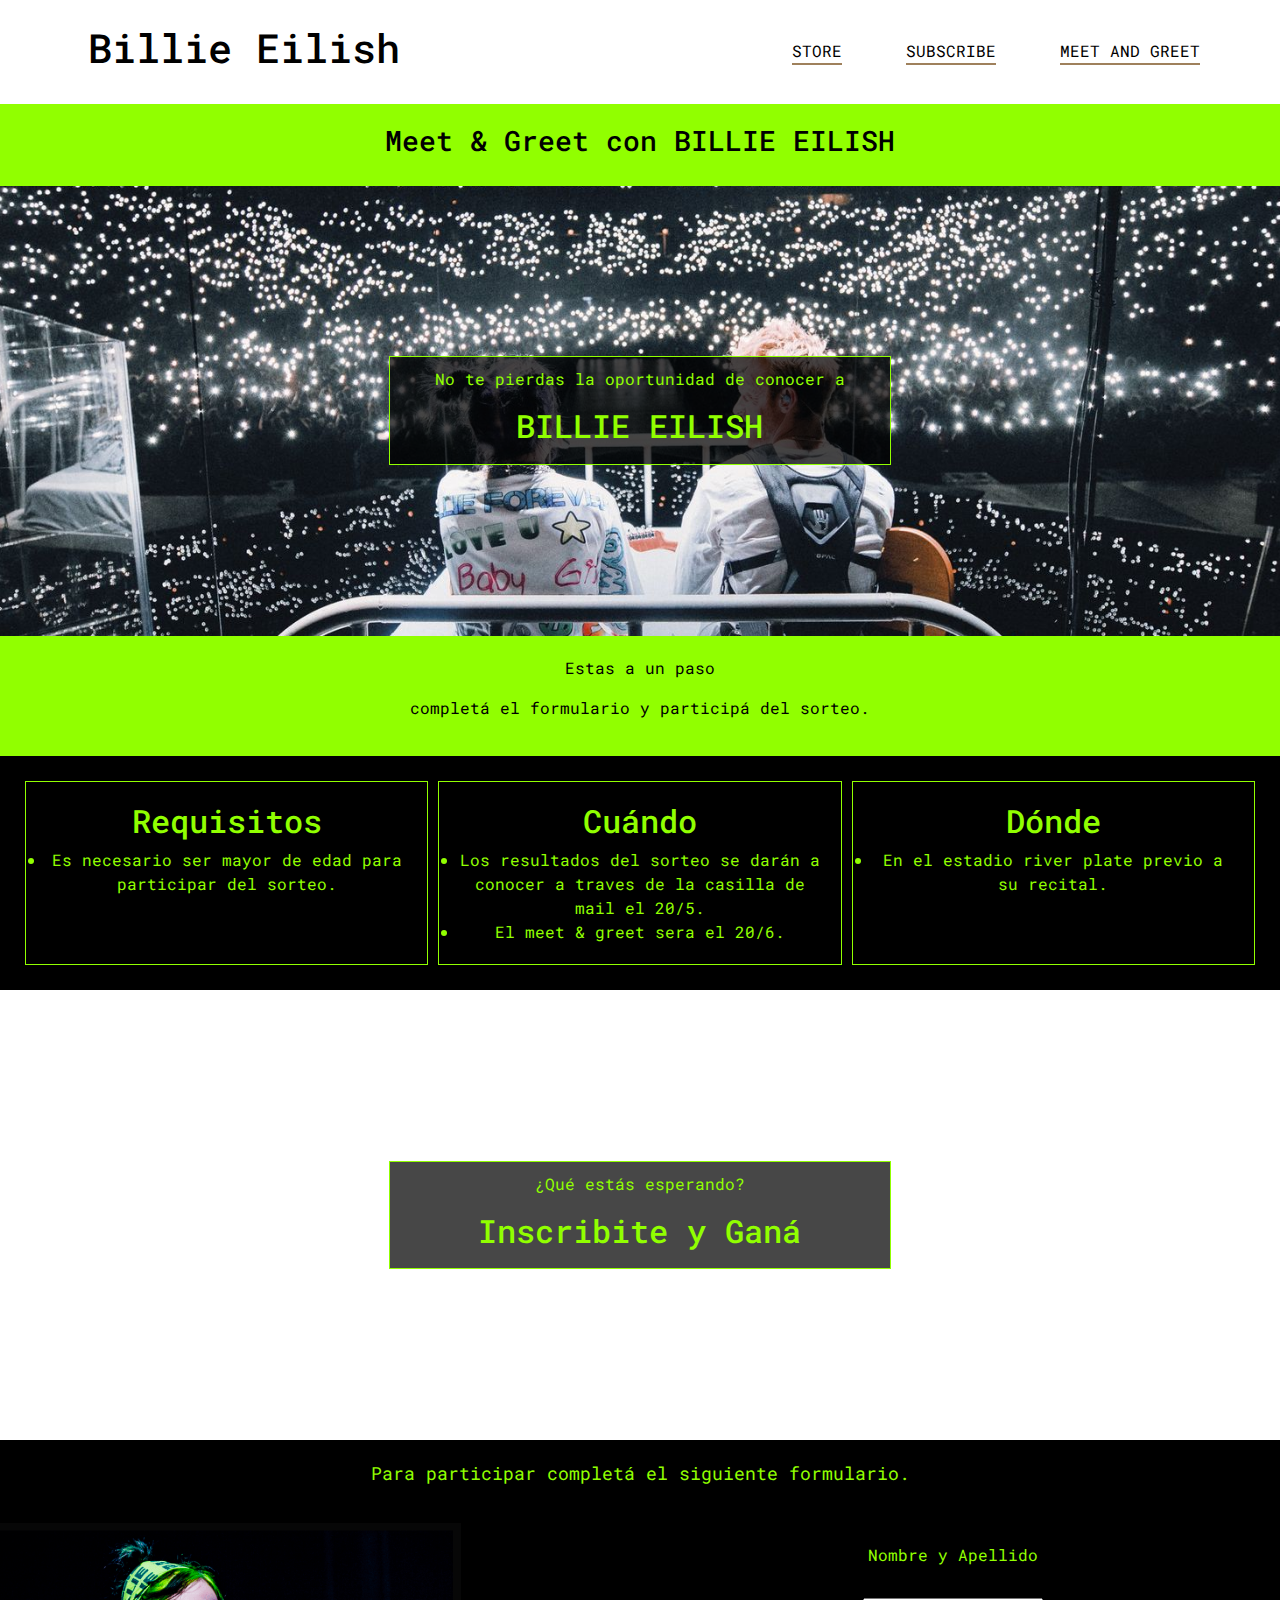
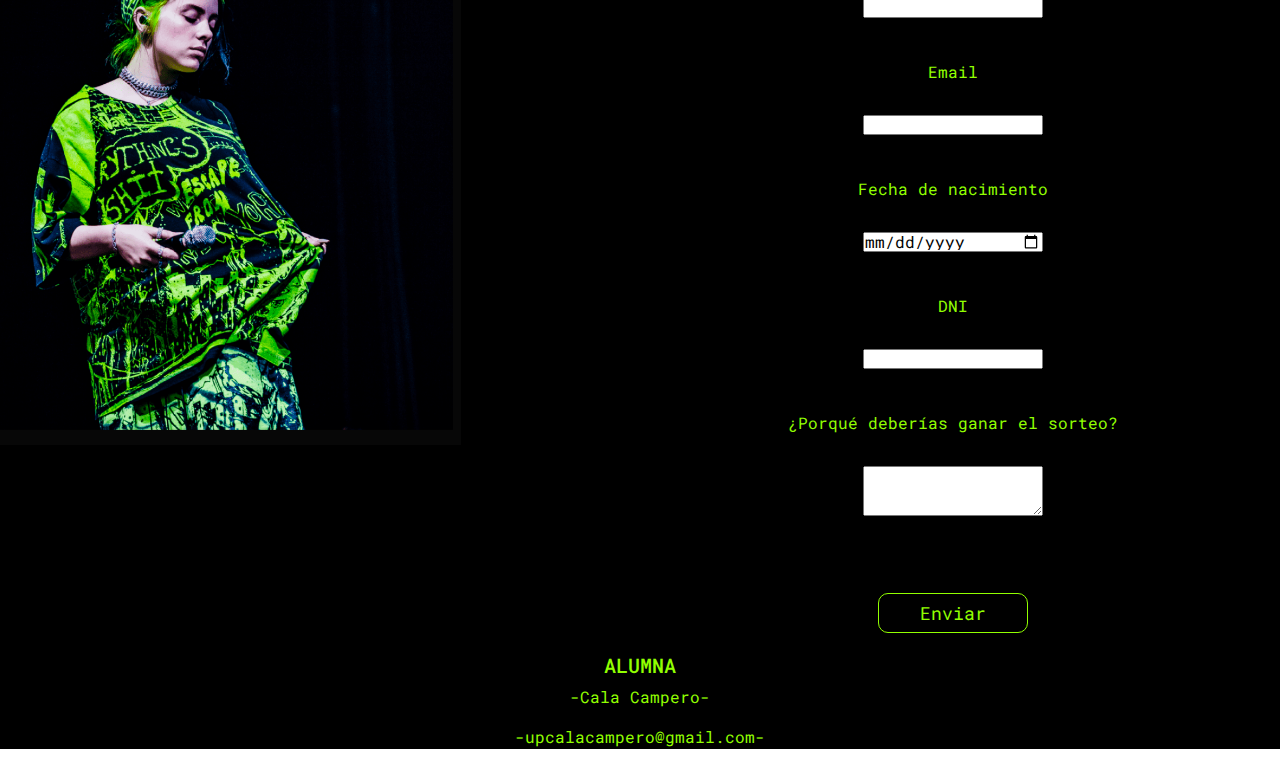
<file: meet.html>
<!DOCTYPE html>
<html lang="en">
<head>
    <meta charset="UTF-8">
    <meta name="viewport" content="width=device-width, initial-scale=1.0">
    <title>Meet & Greet con Billie Elish</title>
    <link rel="preconnect" href="https://fonts.googleapis.com">
    <link rel="preconnect" href="https://fonts.gstatic.com" crossorigin>
    <link href="https://fonts.googleapis.com/css2?family=Roboto+Mono&display=swap" rel="stylesheet">
    <link rel="stylesheet" href="https://cdn.jsdelivr.net/npm/bootstrap@5.3.0/dist/css/bootstrap.min.css">
    <link rel="stylesheet" href="cssmeet/estilos.css">
</head>
<body>
    <header class="container-fluid barra1 ">
        <nav class="navbar navbar-expand-lg">
            <div class="container-fluid">
              <a class="navbar-brand logo p-3 ms-5" href="index.html">
                <h1> Billie Eilish </h1>
              </a>
              <button class="navbar-toggler" type="button" data-bs-toggle="collapse" data-bs-target="#navbarNavAltMarkup" 
              aria-controls="navbarNavAltMarkup" aria-expanded="false" aria-label="Toggle navigation">
                <span class="navbar-toggler-icon"></span>
              </button>
              <div class="collapse navbar-collapse justify-content-end" id="navbarNavAltMarkup">
                <div class="navbar-nav">
                  <a class="nav-link active me-5" href="store.html">STORE</a>
                  <a class="nav-link active me-5" href="suscribe.html">SUBSCRIBE</a>
                  <a class="nav-link active me-5" href="meet.html">MEET AND GREET</a>
                </div>
              </div>
            </div>
        </nav>
    </header>

    <div class="meet">
        <h3>Meet & Greet con BILLIE EILISH</h3>
    </div>
    <div class="container-fluid d-flex align-items-center justify-content-center bg-image1">
        <div class=" texto1 text-center">
            <p> No te pierdas la oportunidad de conocer a </p>
            <h2>BILLIE EILISH </h2>
        </div>
      </div>

    <div class="pausa1">
        <p> Estas a un paso</p>
        <p>completá el formulario y participá del sorteo.</p>
    </div>

    <div class="info">
        <div> 
            <h2>Requisitos</h2>
            <li>Es necesario ser mayor de edad para participar del sorteo. </li>
        </div>    
        <div> 
            <h2>Cuándo</h2>
            <li>Los resultados del sorteo se darán a conocer a traves de la casilla de mail el 20/5.</li>
            <li>El meet & greet sera el 20/6.</li>
        </div>
        <div> 
            <h2>Dónde</h2>
            <li>En el estadio river plate previo a su recital.</li>
        </div>
    </div>
     
    <div class="container-fluid d-flex align-items-center justify-content-center bg-image2">
        <div class=" texto2 text-center">
            <p> ¿Qué estás esperando? </p>
            <h2> Inscribite y Ganá </h2>
        </div>
      </div>
      

    <div class="pausa2">
        <p>Para participar completá el siguiente formulario. </p>  
    </div>

    <form  netlify  name="participa">

        <div class="foto2">
            <img src="cssmeet/img/foto2.jpg" class="foto2" alt="m&tbillie">
        </div>

        <div class="formulario">
        <div>
            <label>
                <p> Nombre y Apellido </p>
                <input type="nombre" name="nombre" required>
            </label>
        </div>

        <div> 
            <label>    
                  <p> Email </p> 
                    <input type=”email” name=”email” required> 
            </label>  
        </div>

        <div>
            <label>
                <p>Fecha de nacimiento</p>
                <input type="date" name = “fecha” min = 1953-01-01 max=2005-01-01 required>
            </label>
        </div>

        <div>
            <label>
                <p> DNI </p>
                <input type="numbers" name="DNI" required>
            </label>
        </div>

        <div>
            <label>
                <P> ¿Porqué deberías ganar el sorteo? </p>
                <textarea name = “porque” class="porque" required> </textarea></p>
             </label>
        </div>

        <div> 
            <input type="submit" class="boton" value="Enviar" required>
        </div>
        </div>
    </form> 
   
</body>

<script src="https://cdn.jsdelivr.net/npm/bootstrap@5.3.0/dist/js/bootstrap.bundle.min.js"
integrity="sha384-geWF76RCwLtnZ8qwWowPQNguL3RmwHVBC9FhGdlKrxdiJJigb/j/68SIy3Te4Bkz" 
crossorigin="anonymous">
</script>


<footer>
    <div>
        <h5>ALUMNA</h5>
        <p>-Cala Campero-</p>
        <p>-upcalacampero@gmail.com-</p>
    </div>
</footer>
</html>
</file>
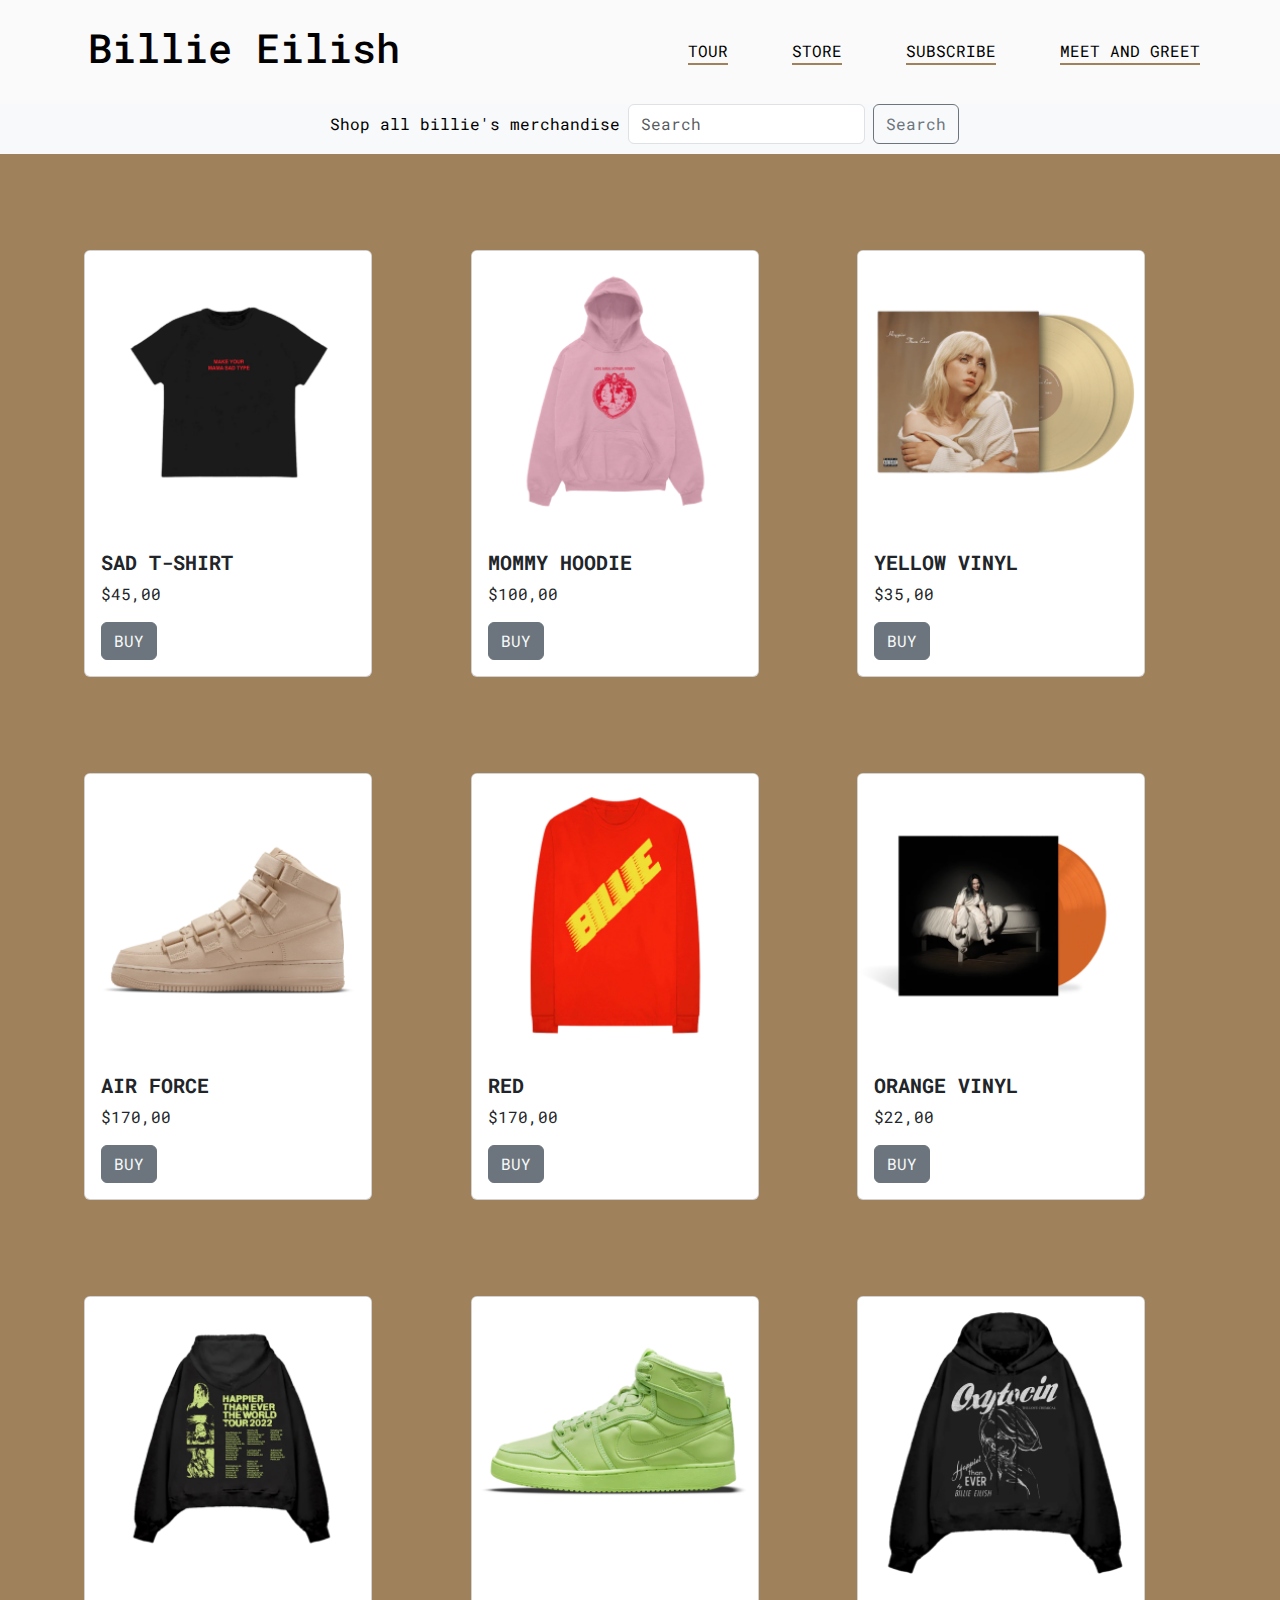
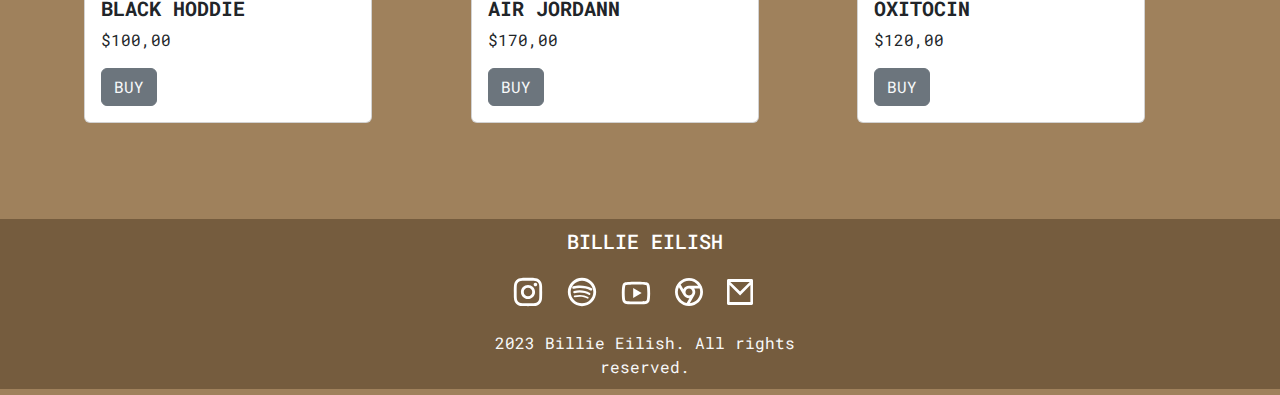
<file: store.html>
<!DOCTYPE html>
<html lang="en">
<head>
    <meta charset="UTF-8">
    <meta http-equiv="X-UA-Compatible" content="IE=edge">
    <meta name="viewport" content="width=device-width, initial-scale=1.0">
    <link rel="stylesheet" href="https://cdn.jsdelivr.net/npm/bootstrap@5.3.0/dist/css/bootstrap.min.css">
    <link rel="stylesheet" href="css/estilos.css">
    <title>Billie Eilish</title>
    <link rel="preconnect" href="https://fonts.googleapis.com">
    <link rel="preconnect" href="https://fonts.gstatic.com" crossorigin>
    <link href="https://fonts.googleapis.com/css2?family=Roboto+Mono&display=swap" rel="stylesheet">

</head>
<body>
  <header class="container-fluid barra1 ">
    <nav class="navbar navbar-expand-lg">
        <div class="container-fluid">
          <a class="navbar-brand logo p-3 ms-5" href="index.html">
            <h1> Billie Eilish </h1>
          </a>
          <button class="navbar-toggler" type="button" data-bs-toggle="collapse" data-bs-target="#navbarNavAltMarkup" 
          aria-controls="navbarNavAltMarkup" aria-expanded="false" aria-label="Toggle navigation">
            <span class="navbar-toggler-icon"></span>
          </button>
          <div class="collapse navbar-collapse justify-content-end" id="navbarNavAltMarkup">
            <div class="navbar-nav">
              <a class="nav-link active me-5" href="#tours">TOUR</a>
              <a class="nav-link active me-5" href="store.html">STORE</a>
              <a class="nav-link active me-5" href="suscribe.html">SUBSCRIBE</a>
              <a class="nav-link active me-5" href="meet.html" >MEET AND GREET</a>
            </div>
          </div>
        </div>
    </nav>
  </header>
    
    <div class="search bg-body-tertiary">
        <div class="container-fluid d-flex justify-content-center ">
          <a class="navbar-brand p-2">Shop all billie's merchandise</a>
          <form class="btnsearch d-flex" role="search">
            <input class="form-control me-2" type="search" placeholder="Search" aria-label="Search">
            <button class="btn btn-outline-secondary" type="submit">Search</button>
          </form>
        </div>
    </div>

    <section id="store" class="container-fluid">
      <div class="row gx-5 m-5">
        <div class="col-lg-4 col-md-6 col-sm-12  pt-5 pb-5">
          <div class="card" style="width: 18rem;">
            <img src="css/img/remera1.png" class="card-img-top" alt="storebillie">
            <div class="card-body">
              <h5 class="card-title">SAD T-SHIRT</h5>
              <p class="card-text">$45,00</p>
              <a href="#" class="btn text-light btn-secondary">BUY</a>
            </div>
          </div>
        </div>
        <div class="col-lg-4 col-md-6 col-sm-12  pt-5 pb-5">
          <div class="card" style="width: 18rem;">
          <img src="css/img/buzo1.png" class="card-img-top" alt="storebillie">
            <div class="card-body">
              <h5 class="card-title">MOMMY HOODIE</h5>
              <p class="card-text">$100,00</p>
              <a href="#" class="btn text-light btn-secondary">BUY</a>
            </div>
          </div>
        </div>
        <div class="col-lg-4 col-md-6 col-sm-12  pt-5 pb-5">
          <div class="card" style="width: 18rem;">
            <img src="css/img/disco1.png" class="card-img-top" alt="storebillie">
            <div class="card-body">
              <h5 class="card-title">YELLOW VINYL</h5>
              <p class="card-text">$35,00</p>
              <a href="#" class="btn text-light btn-secondary">BUY</a>
            </div>
          </div>
        </div>
        <div class="col-lg-4 col-md-6 col-sm-12  pt-5 pb-5">
          <div class="card" style="width: 18rem;">
            <img src="css/img/zapas1.png" class="card-img-top" alt="storebillie">
            <div class="card-body">
              <h5 class="card-title">AIR FORCE</h5>
              <p class="card-text">$170,00</p>
              <a href="#" class="btn text-light btn-secondary">BUY</a>
            </div>
          </div>
        </div>
        <div class="col-lg-4 col-md-6 col-sm-12  pt-5 pb-5">
          <div class="card" style="width: 18rem;">
            <img src="css/img/buzo4.png" class="card-img-top" alt="storebillie">
            <div class="card-body">
              <h5 class="card-title">RED</h5>
              <p class="card-text">$170,00</p>
              <a href="#" class="btn text-light btn-secondary">BUY</a>
            </div>
          </div>
        </div>
        <div class="col-lg-4 col-md-6 col-sm-12  pt-5 pb-5">
          <div class="card" style="width: 18rem;">
            <img src="css/img/disco2.png" class="card-img-top" alt="storebillie">
            <div class="card-body">
              <h5 class="card-title">ORANGE VINYL</h5>
              <p class="card-text">$22,00</p>
              <a href="#" class="btn text-light btn-secondary">BUY</a>
            </div>
          </div>
        </div>
        <div class="col-lg-4 col-md-6 col-sm-12  pt-5 pb-5">
          <div class="card" style="width: 18rem;">
            <img src="css/img/buzo2.png" class="card-img-top" alt="storebillie">
            <div class="card-body">
              <h5 class="card-title">BLACK HODDIE</h5>
              <p class="card-text">$100,00</p>
              <a href="#" class="btn text-light btn-secondary">BUY</a>
            </div>
          </div>
        </div>
        <div class="col-lg-4 col-md-6 col-sm-12  pt-5 pb-5">
          <div class="card" style="width: 18rem;">
            <img src="css/img/zapas2.png" class="card-img-top" alt="storebillie">
              <div class="card-body">
              <h5 class="card-title">AIR JORDANN</h5>
              <p class="card-text">$170,00</p>
              <a href="#" class="btn text-light btn-secondary">BUY</a>
            </div>
          </div>
        </div>
        <div class="col-lg-4 col-md-6 col-sm-12  pt-5 pb-5">
          <div class="card" style="width: 18rem;">
            <img src="css/img/buzo3.png" class="card-img-top" alt="storebillie">
             <div class="card-body">
              <h5 class="card-title">OXITOCIN</h5>
              <p class="card-text">$120,00</p>
              <a href="#" class="btn text-light btn-secondary">BUY</a>
            </div>
          </div>
        </div>
      </div>

    </section>
   




</body>

<footer class="bg1 text-light">
  <div class="container p-4"></div>
  <div class="container-fluid ">
      <div class="titulo text-center m-3 text-light">
      <a href="https://www.billieeilish.com/#/"  target="_blank"> <h5>BILLIE EILISH</h5></a>
      </div>
      <div class="redesfooter d-flex justify-content-center align-items-center pt-2 pb-4">
        <div class="pe-4">
          <a  href="https://www.instagram.com/billieeilish/" target="_blank">
              <img src="css/img/instagram.svg" alt="Instagram">
          </a>
        </div>
        <div class="pe-4">
          <a href="https://open.spotify.com/artist/6qqNVTkY8uBg9cP3Jd7DAH?si=R07MZWVcR2-jIknGakrWJg" target="_blank">
              <img src="css/img/spotify.svg" alt="Spotify">
          </a>
        </div>
        <div class="pe-4">
          <a  href="https://www.youtube.com/@BillieEilish/about" target="_blank">
              <img src="css/img/youtube.svg" alt="Youtube">
          </a>
        </div>
        <div class="pe-4">
          <a href="https://www.billieeilish.com/#/" target="_blank">
              <img src="css/img/google.svg" alt="Gmail">
          </a>
        </div>
        <div class="pe-4">
          <a href="mailto:billieeilish.com" target="_blank">
              <img src="css/img/mail.svg" alt="google">
          </a>
        </div>
    </div>
    <div class="contenidofooter text-center color1">
        <p>2023 Billie Eilish. All rights reserved.</p>
    </div>
  </div>
  <div class="container p-3"></div>
</footer>

<script src="https://cdn.jsdelivr.net/npm/bootstrap@5.3.0/dist/js/bootstrap.bundle.min.js"
integrity="sha384-geWF76RCwLtnZ8qwWowPQNguL3RmwHVBC9FhGdlKrxdiJJigb/j/68SIy3Te4Bkz" 
crossorigin="anonymous">
</script>
</html>
</file>
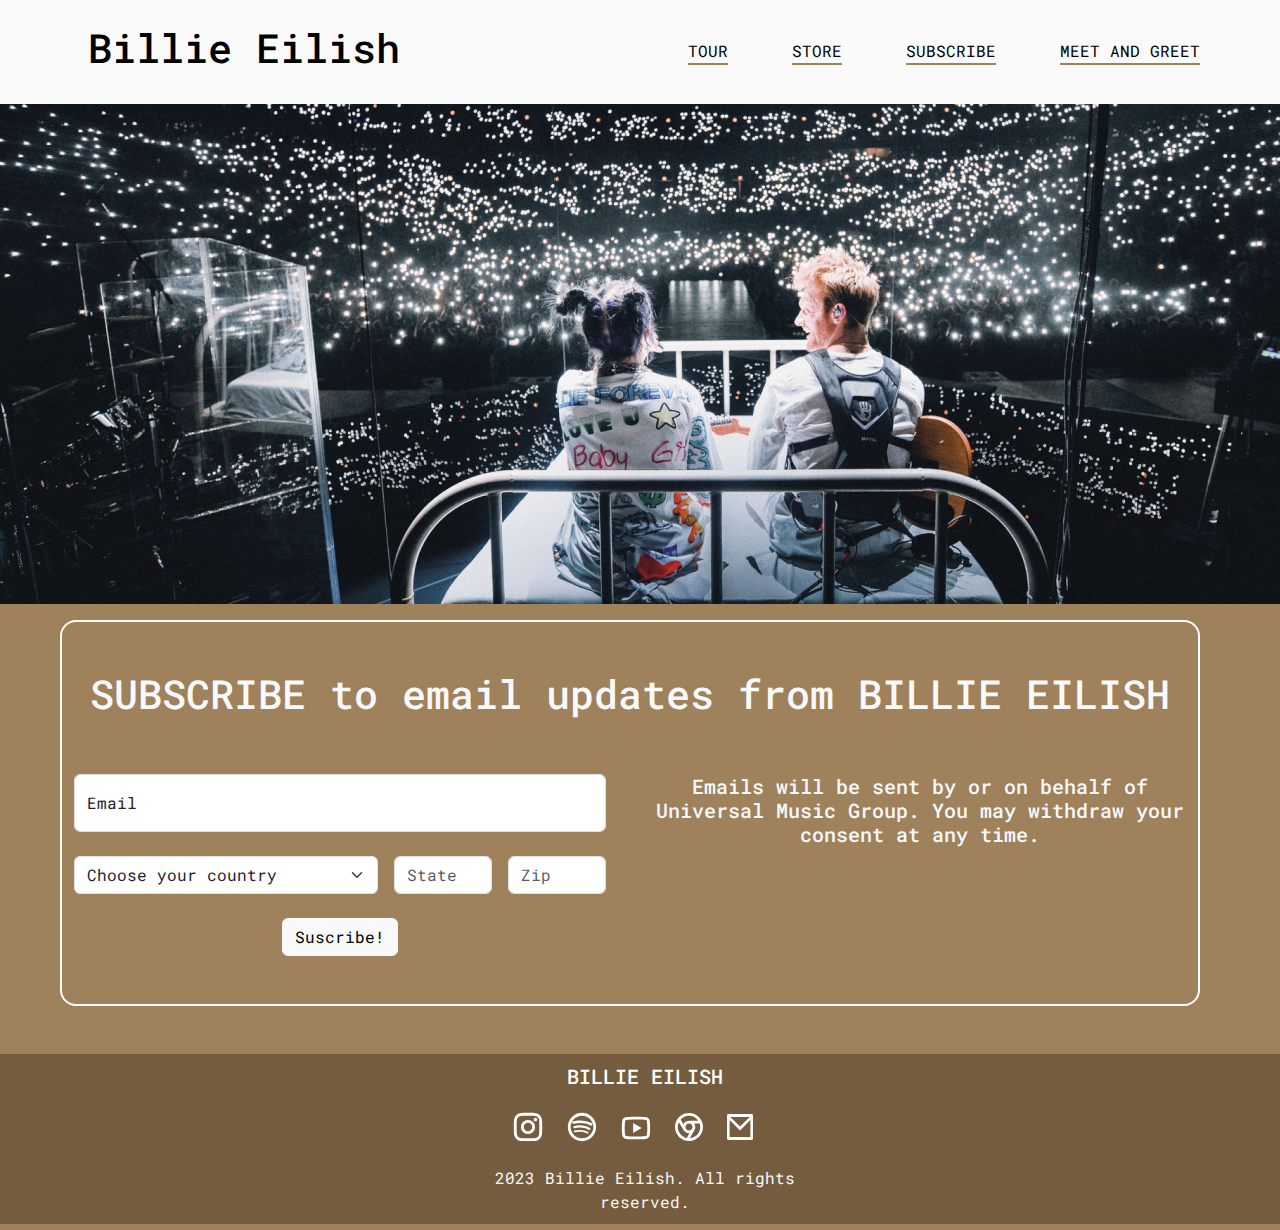
<file: suscribe.html>
<!DOCTYPE html>
<html lang="en">
<head>
    <meta charset="UTF-8">
    <meta http-equiv="X-UA-Compatible" content="IE=edge">
    <meta name="viewport" content="width=device-width, initial-scale=1.0">
    <link rel="stylesheet" href="https://cdn.jsdelivr.net/npm/bootstrap@5.3.0/dist/css/bootstrap.min.css">
    <link rel="stylesheet" href="css/estilos.css">
    <title>Billie Eilish</title>
    <link rel="preconnect" href="https://fonts.googleapis.com">
    <link rel="preconnect" href="https://fonts.gstatic.com" crossorigin>
    <link href="https://fonts.googleapis.com/css2?family=Roboto+Mono&display=swap" rel="stylesheet">

</head>
<body>
  <header class="container-fluid barra1 ">
    <nav class="navbar navbar-expand-lg">
        <div class="container-fluid">
          <a class="navbar-brand logo p-3 ms-5" href="index.html">
            <h1> Billie Eilish </h1>
          </a>
          <button class="navbar-toggler" type="button" data-bs-toggle="collapse" data-bs-target="#navbarNavAltMarkup" 
          aria-controls="navbarNavAltMarkup" aria-expanded="false" aria-label="Toggle navigation">
            <span class="navbar-toggler-icon"></span>
          </button>
          <div class="collapse navbar-collapse justify-content-end" id="navbarNavAltMarkup">
            <div class="navbar-nav">
              <a class="nav-link active me-5" href="#tours">TOUR</a>
              <a class="nav-link active me-5" href="store.html">STORE</a>
              <a class="nav-link active me-5" href="suscribe.html">SUBSCRIBE</a>
              <a class="nav-link active me-5" href="meet.html" >MEET AND GREET</a>
            </div>
          </div>
        </div>
    </nav>
</header>

</body>
<section id="imagenes">
    <div id="carouselExampleSlidesOnly" class="carousel slide" data-bs-ride="carousel">
        <div class="carousel-inner">
          <div class="carousel-item active">
            <img src="css/img/foto1.png" class="d-block " alt="sitiobillie">
          </div>
          <div class="carousel-item">
            <img src="css/img/foto2.png" class="d-block " alt="sitiobillie">
          </div>
          <div class="carousel-item">
            <img src="css/img/foto3.png" class="d-block " alt="sitiobillie">
          </div>
        </div>
      </div>
</section>

<section id="suscribe" class="container-fluid">
    <div class="container m-5 mt-3 border border-white border-2 rounded-4 ">
        <div class="row gx-5 gy-5 mb-5 mt-0"> 
          <div class="col-12 text-center text-light">
            <h1>SUBSCRIBE to email updates from BILLIE EILISH</h1>
          </div>
            <div class="col-md-6 col-sm-12">
                <div class="form">
                    <form netlify  name="contact" class="form-floating">
                        <input type="email" class="form-control" id="floatingInputValue"  placeholder="name@example.com" required>
                        <label name="email" for="floatingInputValue">Email</label>
                            
                        <div class="row g-3 mt-2">
                            <div class="col-sm-7">
                                <div class="col-12">
                                <label class="visually-hidden" name="name" for="inlineFormSelectPref" required>Preference</label>
                                <select class="form-select" id="inlineFormSelectPref" required>
                                  <option selected>Choose your country</option>
                                  <option value="1">Argentina</option>
                                  <option value="2">USA</option>
                                  <option value="3">Spain</option>
                                </select>
                              </div>
                            </div>
                            <div class="col-sm">
                              <input type="text" class="form-control" placeholder="State" aria-label="State " name="state" required>
                            </div>
                            <div class="col-sm justify-content-center">
                              <input type="text" class="form-control" placeholder="Zip" aria-label="Zip" name="zip" required>
                            </div>
                          </div>
                          <div class="col-12 mt-4 text-center">
                            <button type="submit" class="btn btn-light">Suscribe!</button>
                          </div>
                      </form>
                </div>    
            </div>
            <div class="col-md-6 col-sm-12">
                <div class="info text-light text-center" style="font-weight: bold">
                    <h5>Emails will be sent by or on behalf of Universal Music Group. You may withdraw your consent at any time. </h5>
                </div>    
            </div>

        </div>
    </div>


</section>


  <footer class="bg1 text-light">
    <div class="container p-4"></div>
    <div class="container-fluid ">
        <div class="titulo text-center m-3 text-light">
        <a href="https://www.billieeilish.com/#/"  target="_blank"> <h5>BILLIE EILISH</h5></a>
        </div>
        <div class="redesfooter d-flex justify-content-center align-items-center pt-2 pb-4">
          <div class="pe-4">
            <a  href="https://www.instagram.com/billieeilish/" target="_blank">
                <img src="css/img/instagram.svg" alt="Instagram">
            </a>
          </div>
          <div class="pe-4">
            <a href="https://open.spotify.com/artist/6qqNVTkY8uBg9cP3Jd7DAH?si=R07MZWVcR2-jIknGakrWJg" target="_blank">
                <img src="css/img/spotify.svg" alt="Spotify">
            </a>
          </div>
          <div class="pe-4">
            <a  href="https://www.youtube.com/@BillieEilish/about" target="_blank">
                <img src="css/img/youtube.svg" alt="Youtube">
            </a>
          </div>
          <div class="pe-4">
            <a href="https://www.billieeilish.com/#/" target="_blank">
                <img src="css/img/google.svg" alt="Gmail">
            </a>
          </div>
          <div class="pe-4">
            <a href="mailto:billieeilish.com" target="_blank">
                <img src="css/img/mail.svg" alt="google">
            </a>
          </div>
      </div>
      <div class="contenidofooter text-center color1">
          <p>2023 Billie Eilish. All rights reserved.</p>
      </div>
    </div>
    <div class="container p-3"></div>
  </footer>

<script src="https://cdn.jsdelivr.net/npm/bootstrap@5.3.0/dist/js/bootstrap.bundle.min.js"
integrity="sha384-geWF76RCwLtnZ8qwWowPQNguL3RmwHVBC9FhGdlKrxdiJJigb/j/68SIy3Te4Bkz" 
crossorigin="anonymous">
</script>
</html>
</file>
<file: cssmeet/estilos.css>
*{margin : 0 ; padding: 0}
@keyframes anim1{
    0%{
        transform: scale(-0);
    }
    50%{
        transform: scale(0);
    }
    100%{
        transform: scale(1);
    }
}
@keyframes anim3 {
    0%{
        opacity: 0;
    }
    100%{
        opacity: 1;
    }
}

body{ font-family: 'Roboto Mono', monospace;}
.meet{ background-size : 100% auto ; background-color: rgb(145, 255, 0); 
    color:rgb(0, 0, 0);height: auto;text-align: center; justify-content: center; padding: 20px; font-size: large;}

.header{
        padding: 2em;
        }
        nav h1{
            color: rgb(0, 0, 0);
        }
        .navbar-nav a{
            color: rgb(159, 129, 92);
        }
        .navbar{
            color: rgb(159, 129, 92);
            animation-name: anim1; 
            animation-duration: 3s;
            animation-delay:0s;
        }
        .navbar-nav a::after{ content: "";
            display: block; 
           background:rgb(159, 129, 92);
           width: 100%; 
           height: 2px;
           clip-path: var(--clippy);
           transition: all .3s; }
        
        .navbar-nav a:hover{ 
            --clippy: polygon(0 0, 0 0, 0 100%, 0% 100%);
        }
        .navbar-nav{ 
            animation-name: anim3; 
            animation-duration: 3s;
            animation-delay:0s }
.bg-image1{
    background-image: url('img/fondo1.jpg');
    background-size: cover;
    background-position: center;
    min-height: 50vh;
    background-attachment: fixed; 
    background-size : cover;
              }


.texto1{color:rgb(145, 255, 0);border: solid 1.5px; 
    padding: 10px; width: 40%; background-color: rgba(0, 0, 0, 0.723);
}

.pausa1{ background-size : 100% auto ; background-color: rgb(145, 255, 0); 
    color:rgb(0, 0, 0);height: auto;text-align: center; justify-content: center;padding: 20px}

.info{display:flex; color: rgb(145, 255, 0) ; text-align: center; padding: 20px; width: auto; 
        margin:auto;  background-color: rgb(0, 0, 0);}
.info div{width: 33.3%; margin:5px; border: solid 1.5px; border-color:rgb(145, 255, 0); padding: 20px;}

.bg-image2{
    background-image: url('img/foto3.jpg');
    background-size: cover;
    background-position: center;
    min-height: 50vh;
    background-attachment: fixed; 
    background-size : cover;
  }
  
.texto2{color:rgb(145, 255, 0);; border: solid 1.5px; 
        padding: 10px; width: 40%; background-color:  rgba(0, 0, 0, 0.723); }

.pausa2{background-size : 100% auto ; background-color: black; 
        color:rgb(145, 255, 0);height: auto;text-align: center; justify-content: center;padding: 20px; font-size: large;}

form{display: flex; background-color: black; color: rgb(145, 255, 0);}

.foto2{ justify-content: left; align-items: left; width: 60%}

.formulario div {text-align: center; justify-content: center; align-items: center;
      padding: 20px;  margin-right: 50px;   margin: auto}

input{width: 180px; height: 20px; margin-top: 15px;}

.porque{margin-top: 15px;width: 180px}

.boton{font-size: large; font-family: 'Roboto Mono', monospace; border: solid 1.5px; 
     border-color: rgb(145, 255, 0); border-radius: 10px;
    color:rgb(145, 255, 0); background-color: black; padding: 6px;justify-content: center;width: 150px; height: 40px;}

input[type=submit]:hover{background-color :rgb(112, 110, 110)} 

footer{text-align: center; background-color: black; color: rgb(145, 255, 0);}

@media screen and (min-width:0px) and (max-width: 600px) {  

    .info{flex-flow: wrap;}
    .info div{width: 100%; margin: 20px;}

    .pausa1{font-size: 19px;}
    .pausa2{font-size: 19px;}

    form{flex-flow: wrap;}
    .foto2{width: 100%; }
    .formulario{ display: flex; flex-direction: column;margin: auto; justify-content: center; text-align: center;}
    .formulario div{  margin-left: 100px }
    .porque{display: flex;align-items: center;}
    

    footer{padding: auto;}

}
</file>
<file: css/estilos.css>
*{margin: 0;padding:0}

@keyframes anim1{
    0%{
        transform: scale(-0);
    }
    50%{
        transform: scale(0);
    }
    100%{
        transform: scale(1);
    }
}
@keyframes anim3 {
    0%{
        opacity: 0;
    }
    100%{
        opacity: 1;
    }
}
body{ font-family: 'Roboto Mono', monospace; 
    background-color:rgb(159, 129, 92); 
    }

.barra1{ background:rgb(250, 250, 250);
    }
    
.header{
    padding: 2em;
    }

.logo{
    color: rgb(0, 0, 0);
}
.search{
    color: #000000;
    height: 50px;
}

nav h1{
    color: rgb(0, 0, 0);
}

.navbar{
    animation-name: anim1; 
    animation-duration: 3s;
    animation-delay:0s;
}
.navbar-nav a::after{ content: "";
    display: block; 
   background:rgb(159, 129, 92);
   width: 100%; 
   height: 2px;
   clip-path: var(--clippy);
   transition: all .3s }

.navbar-nav a:hover { 
    --clippy: polygon(0 0, 100% 0, 100% 99%, 0 100%);
}

 
.card-body a{
    text-decoration: none; 
    color: black;
}
.card-title{
    font-weight: bold;
}
a {text-decoration: none; }
a :hover{
    opacity: 0.5
}
.tours{
    color: rgb(255, 250, 250);
    text-align: center;
    font-weight: bold;
    background-color:rgb(117, 92, 62);
  
}
.border ul{
    color:white; 

}
.fondoimagen1{position: relative; 
    height: 100vh;
    background-image: url('img/fondo1.png');
    background-size: cover;
    background-position: center;
    display: flex;
    align-items: center;
    justify-content: center;} 
.texto1{
    color:white;
}
.nombre{width: 33.3%; 
    margin-top:20px;
    animation-name: anim1; 
    animation-duration: 3s;
    animation-delay:0s;
}
.nombre a{
    text-decoration: none;
    color: white;
    justify-content: center;
    }
.logo h1{
    transition: all 0.5s ease;
}
.logo h1:hover{
    opacity: 0.5;   
    transform: scale(1.2) ;
    transform-origin: top left;
}
.redes {
    width: 20%;
    display: flex;
    justify-content: space-evenly;
    align-items: center;
    animation-name: anim1; 
    animation-duration: 3s;
    animation-delay:0s;
}
.redes img{
    transition: all 0.5s ease;
    width: 120%;
}
.redes img:hover{opacity: 0.5;
    transform: scale(2) ;
    transform-origin: top center;
}
.info{
    font-weight: bold;
}
.bg1{
    background: rgb(117, 92, 62);
    height: 170px;
}
.titulo a{
    color: white;
}
footer{background-color:rgb(117, 92, 62);
    color: black;
    display: flex; 
    height: 100px; 
    justify-content: space-evenly;
    align-items: center;
    margin: 0;
}
</file>
